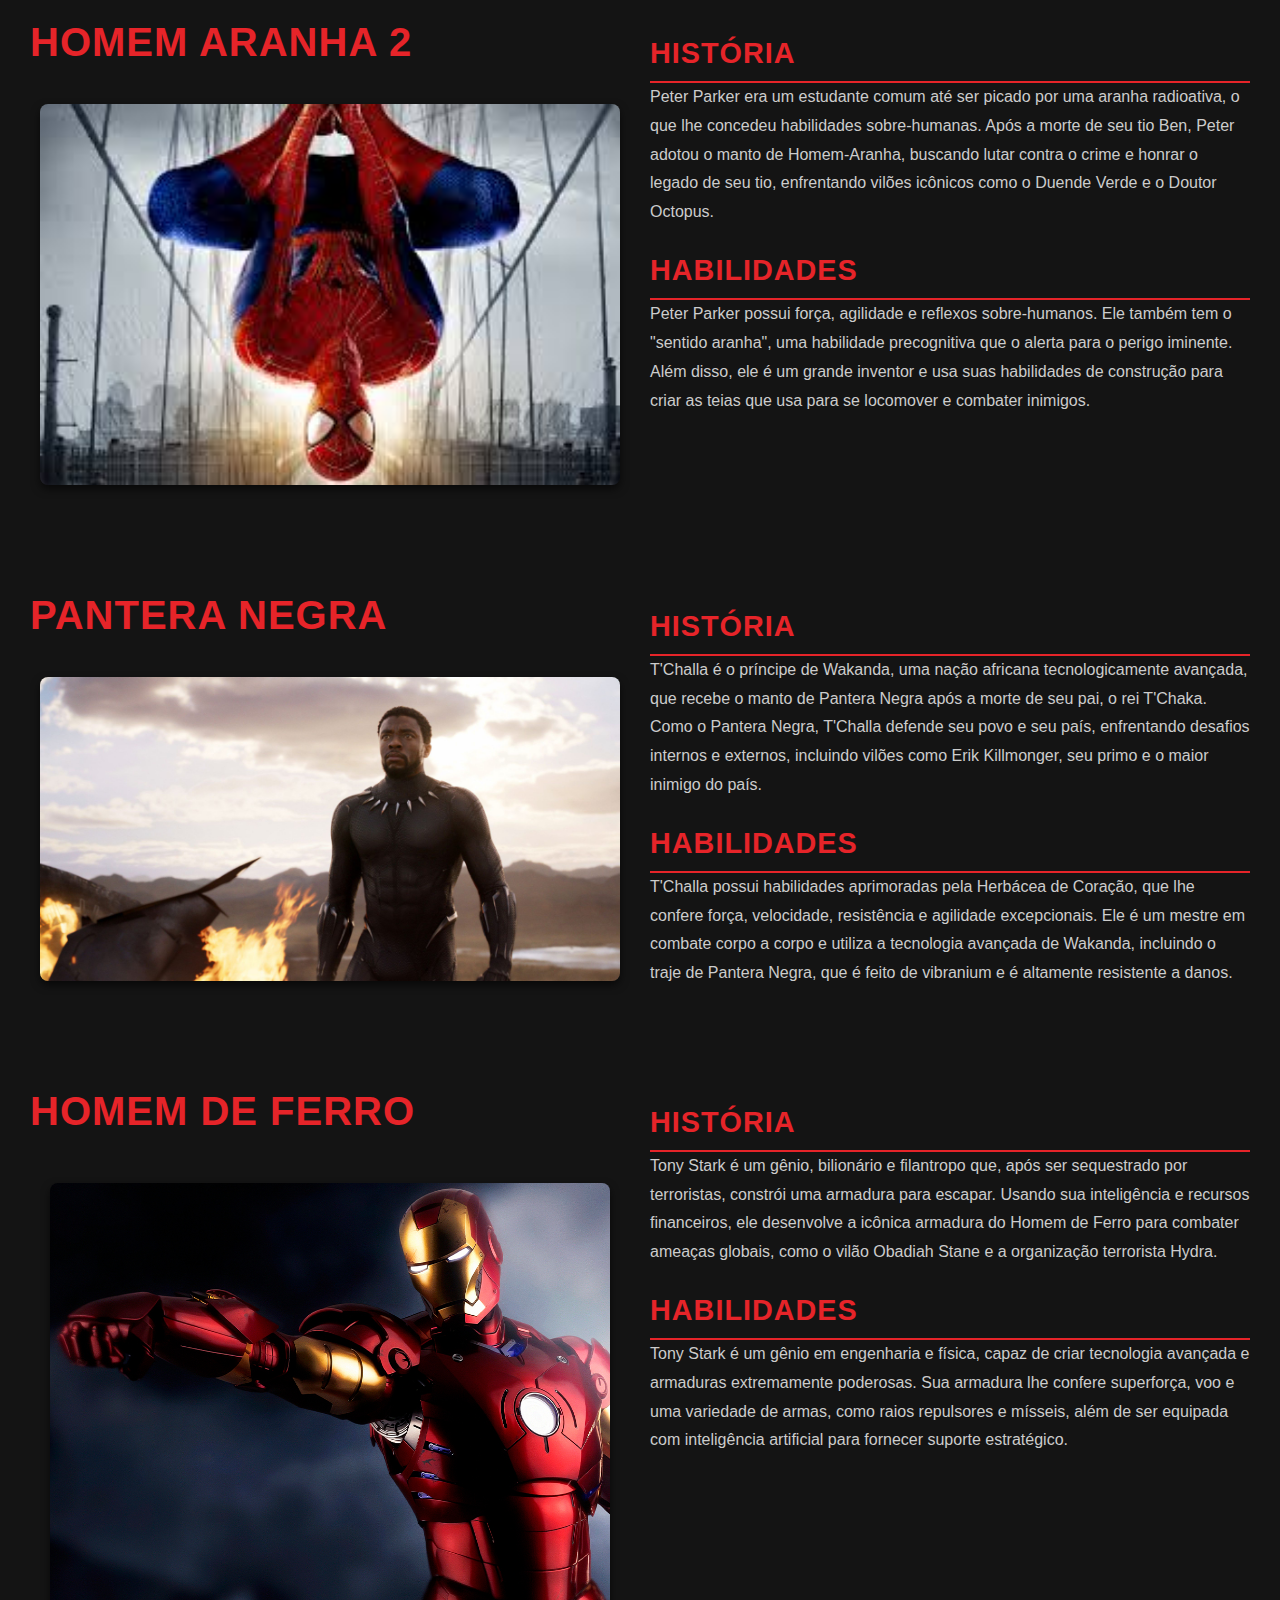
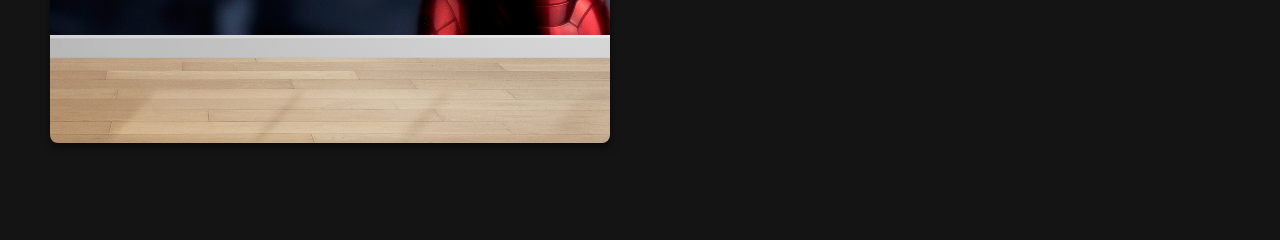
<file: herois.html>
<!DOCTYPE html>
<html lang="pt-br">
<head>
    <meta charset="UTF-8">
    <meta name="viewport" content="width=device-width, initial-scale=1.0">
    <title>Heróis</title>
    <link rel="stylesheet" href="css/style.css">
</head>
<body>
    <section class="hero1">
        <div>
            <h2>Homem Aranha 2</h2>
            <div class="imgContainer">
                <img src="img/miranha.jpg" alt="homem-aranha">
            </div>
        </div>
        <div>
            <h3>História</h3>
            <p>Peter Parker era um estudante comum até ser picado por uma aranha radioativa, o que lhe concedeu
                habilidades sobre-humanas. Após a morte de seu tio Ben, Peter adotou o manto de Homem-Aranha, buscando
                lutar contra o crime e honrar o legado de seu tio, enfrentando vilões icônicos como o Duende Verde e o
                Doutor Octopus.
            </p>
            <h3>Habilidades</h3>
            <p>
                Peter Parker possui força, agilidade e reflexos sobre-humanos. Ele também tem o "sentido aranha", uma
                habilidade precognitiva que o alerta para o perigo iminente. Além disso, ele é um grande inventor e usa
                suas habilidades de construção para criar as teias que usa para se locomover e combater inimigos.
            </p>
        </div>
    </section>
    <section class="hero2">
        <div>
            <h2>Pantera Negra</h2>
            <div class="imgContainer">
                <img src="img/black-panter.jpg" alt="pantera-negra">
            </div>
        </div>
        <div>
            <h3>História</h3>
            <p> T'Challa é o príncipe de Wakanda, uma nação africana tecnologicamente avançada, que recebe o manto de
                Pantera Negra após a morte de seu pai, o rei T'Chaka. Como o Pantera Negra, T'Challa defende seu povo e
                seu país, enfrentando desafios internos e externos, incluindo vilões como Erik Killmonger, seu primo e o
                maior inimigo do país.</p>
            <h3>Habilidades</h3>
            <p>
                T'Challa possui habilidades aprimoradas pela Herbácea de Coração, que lhe confere força, velocidade,
                resistência e agilidade excepcionais. Ele é um mestre em combate corpo a corpo e utiliza a tecnologia
                avançada de Wakanda, incluindo o traje de Pantera Negra, que é feito de vibranium e é altamente
                resistente a danos.
            </p>
        </div>
    </section>
    <section class="hero3">
        <div>
            <h2>Homem de Ferro</h2>
            <div>
                <div class="imgContainer">
                    <img src="img/homem-de-ferro.jpg" alt="homem-de-ferro">
                </div>
            </div>
        </div>


        <div>
            <h3>História</h3>
            <p>Tony Stark é um gênio, bilionário e filantropo que, após ser sequestrado por terroristas, constrói uma
                armadura para escapar. Usando sua inteligência e recursos financeiros, ele desenvolve a icônica armadura
                do Homem de Ferro para combater ameaças globais, como o vilão Obadiah Stane e a organização terrorista
                Hydra.</p>
            <h3>Habilidades</h3>
            <p>
                Tony Stark é um gênio em engenharia e física, capaz de criar tecnologia avançada e armaduras
                extremamente poderosas. Sua armadura lhe confere superforça, voo e uma variedade de armas, como raios
                repulsores e mísseis, além de ser equipada com inteligência artificial para fornecer suporte
                estratégico.
            </p>
            
        </div>
        
    </section>
</body>
</html>
</file>
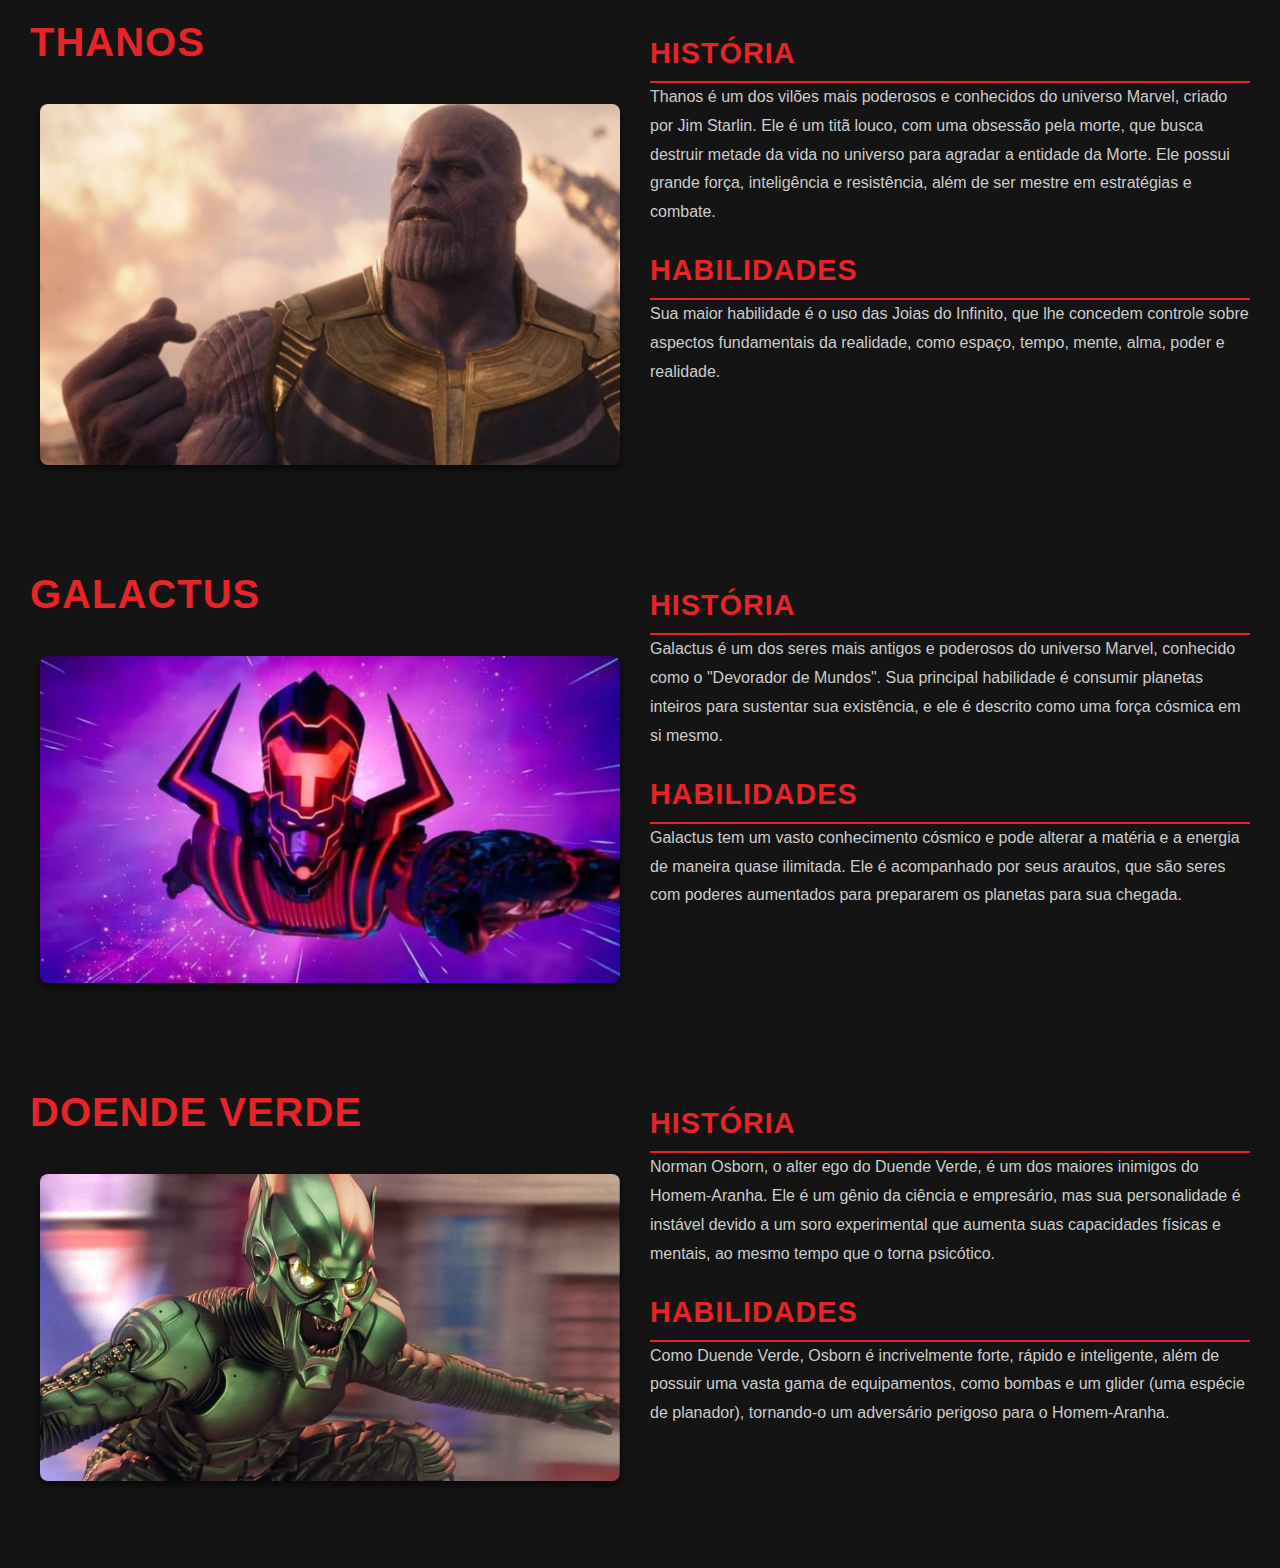
<file: viloes.html>
<!DOCTYPE html>
<html lang="pt-br">
<head>
    <meta charset="UTF-8">
    <meta name="viewport" content="width=device-width, initial-scale=1.0">
    <title>Vilões</title>
    <link rel="stylesheet" href="css/style.css">
</head>
<body>
    <section class="vilain1">
        <div>
            <h2>Thanos</h2>
            <div class="imgContainer">
                <img src="img/thanos.jpg" alt="">
            </div>
        </div>

        <div>
            <h3>História</h3>
            <p>Thanos é um dos vilões mais poderosos e conhecidos do universo Marvel, criado por Jim Starlin. Ele é um
                titã louco, com uma obsessão pela morte, que busca destruir metade da vida no universo para agradar a
                entidade da Morte. Ele possui grande força, inteligência e resistência, além de ser mestre em
                estratégias e combate.</p>
            <h3>Habilidades</h3>
            <p> Sua maior habilidade é o uso das Joias do Infinito, que lhe concedem controle sobre aspectos
                fundamentais da realidade, como espaço, tempo, mente, alma, poder e realidade.</p>
        </div>
    </section>
    <section class="vilain2">
        <div>
            <h2>Galactus</h2>
            <div class="imgContainer">
                <img src="img/galactus.jpg" alt="galactus">
            </div>
        </div>

        <div>
            <h3>História</h3>
            <p>Galactus é um dos seres mais antigos e poderosos do universo Marvel, conhecido como o "Devorador de
                Mundos". Sua principal habilidade é consumir planetas inteiros para sustentar sua existência, e ele é
                descrito como uma força cósmica em si mesmo.</p>
            <h3>Habilidades</h3>
            <p>Galactus tem um vasto conhecimento cósmico e pode alterar a matéria e a energia de maneira quase
                ilimitada. Ele é acompanhado por seus arautos, que são seres com poderes aumentados para prepararem os
                planetas para sua chegada.</p>
        </div>

    </section>
    <section class="vilain3">
        <div>
            <h2>Doende Verde</h2>
            <div class="imgContainer">
                <img src="img/duende.jpg" alt="duende">
            </div>
        </div>

        <div>
            <h3>História</h3>
            <p>Norman Osborn, o alter ego do Duende Verde, é um dos maiores inimigos do Homem-Aranha. Ele é um gênio da
                ciência e empresário, mas sua personalidade é instável devido a um soro experimental que aumenta suas
                capacidades físicas e mentais, ao mesmo tempo que o torna psicótico.</p>
            <h3>Habilidades</h3>
            <p>Como Duende Verde, Osborn é incrivelmente forte, rápido e inteligente, além de possuir uma vasta gama de
                equipamentos, como bombas e um glider (uma espécie de planador), tornando-o um adversário perigoso para
                o Homem-Aranha.</p>
        </div>
        
    </section>
</body>
</html>
</file>
<file: css/style.css>
* {
    margin: 0;
    padding: 0;
    box-sizing: border-box;
    font-family: 'Arial', sans-serif;
}

body {
    background-color: #141414;
    color: #f1f1f1;
    line-height: 1.6;
    padding: 0 20px;
}

h2, h3 {
    color: #e62429;
    text-transform: uppercase;
    letter-spacing: 1px;
}

h2 {
    font-size: 2.5rem;
    margin-bottom: 20px;
}

h3 {
    font-size: 1.8rem;
    margin-top: 20px;
    border-bottom: 2px solid #e62429;
    padding-bottom: 5px;
}

section {
    display: flex;
    flex-wrap: wrap;
    justify-content: space-between;
    margin-bottom: 40px;
}

section div {
    flex: 1;
    padding: 10px;
}

.imgContainer {
    max-width: 100%;
    height: auto;
    margin-bottom: 20px;
}

.imgContainer img {
    width: 100%;
    height: auto;
    border-radius: 8px;
    box-shadow: 0 4px 8px rgba(0, 0, 0, 0.6);
}

p {
    font-size: 1rem;
    line-height: 1.8;
    margin-bottom: 20px;
    color: #ccc;
}

@media (max-width: 768px) {
    section {
        flex-direction: column;
        align-items: center;
    }

    .imgContainer img {
        max-width: 90%;
    }

    h2 {
        font-size: 2rem;
    }

    h3 {
        font-size: 1.5rem;
    }

    p {
        font-size: 1.1rem;
    }
}
</file>
